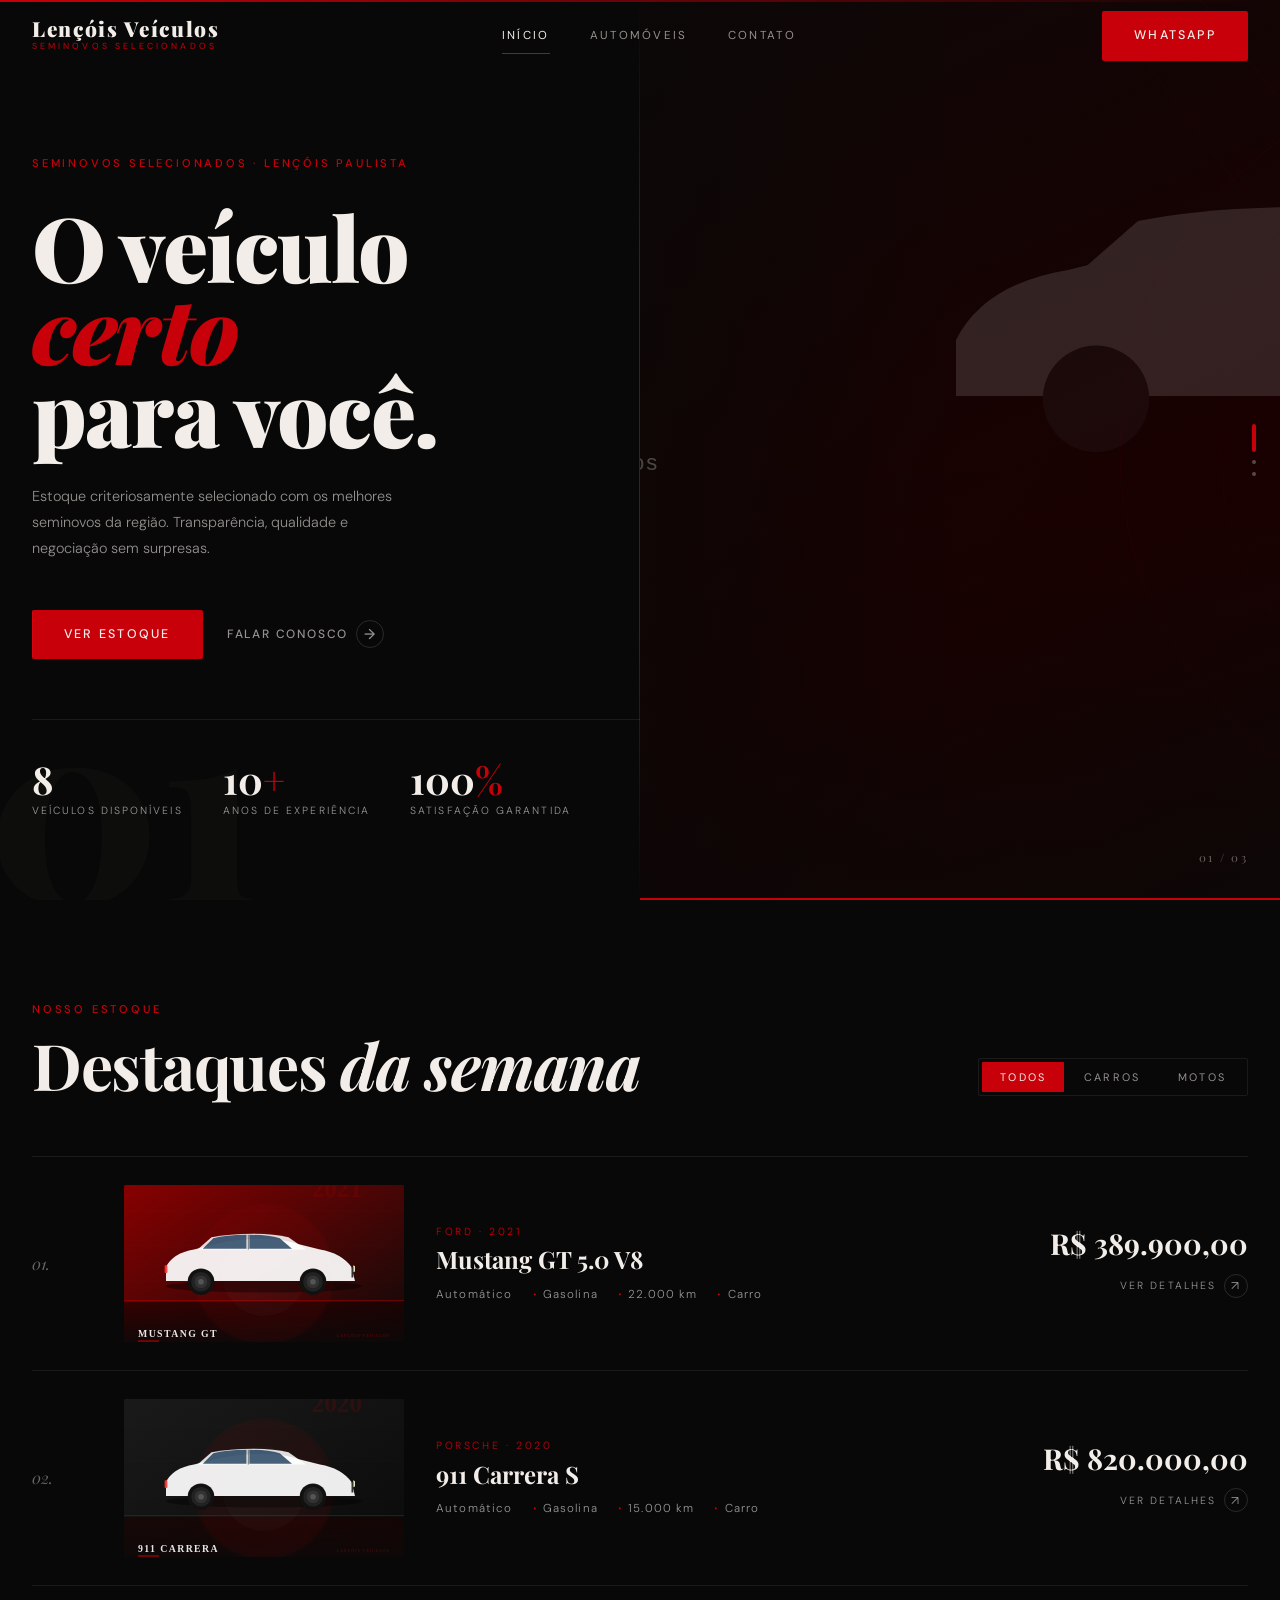
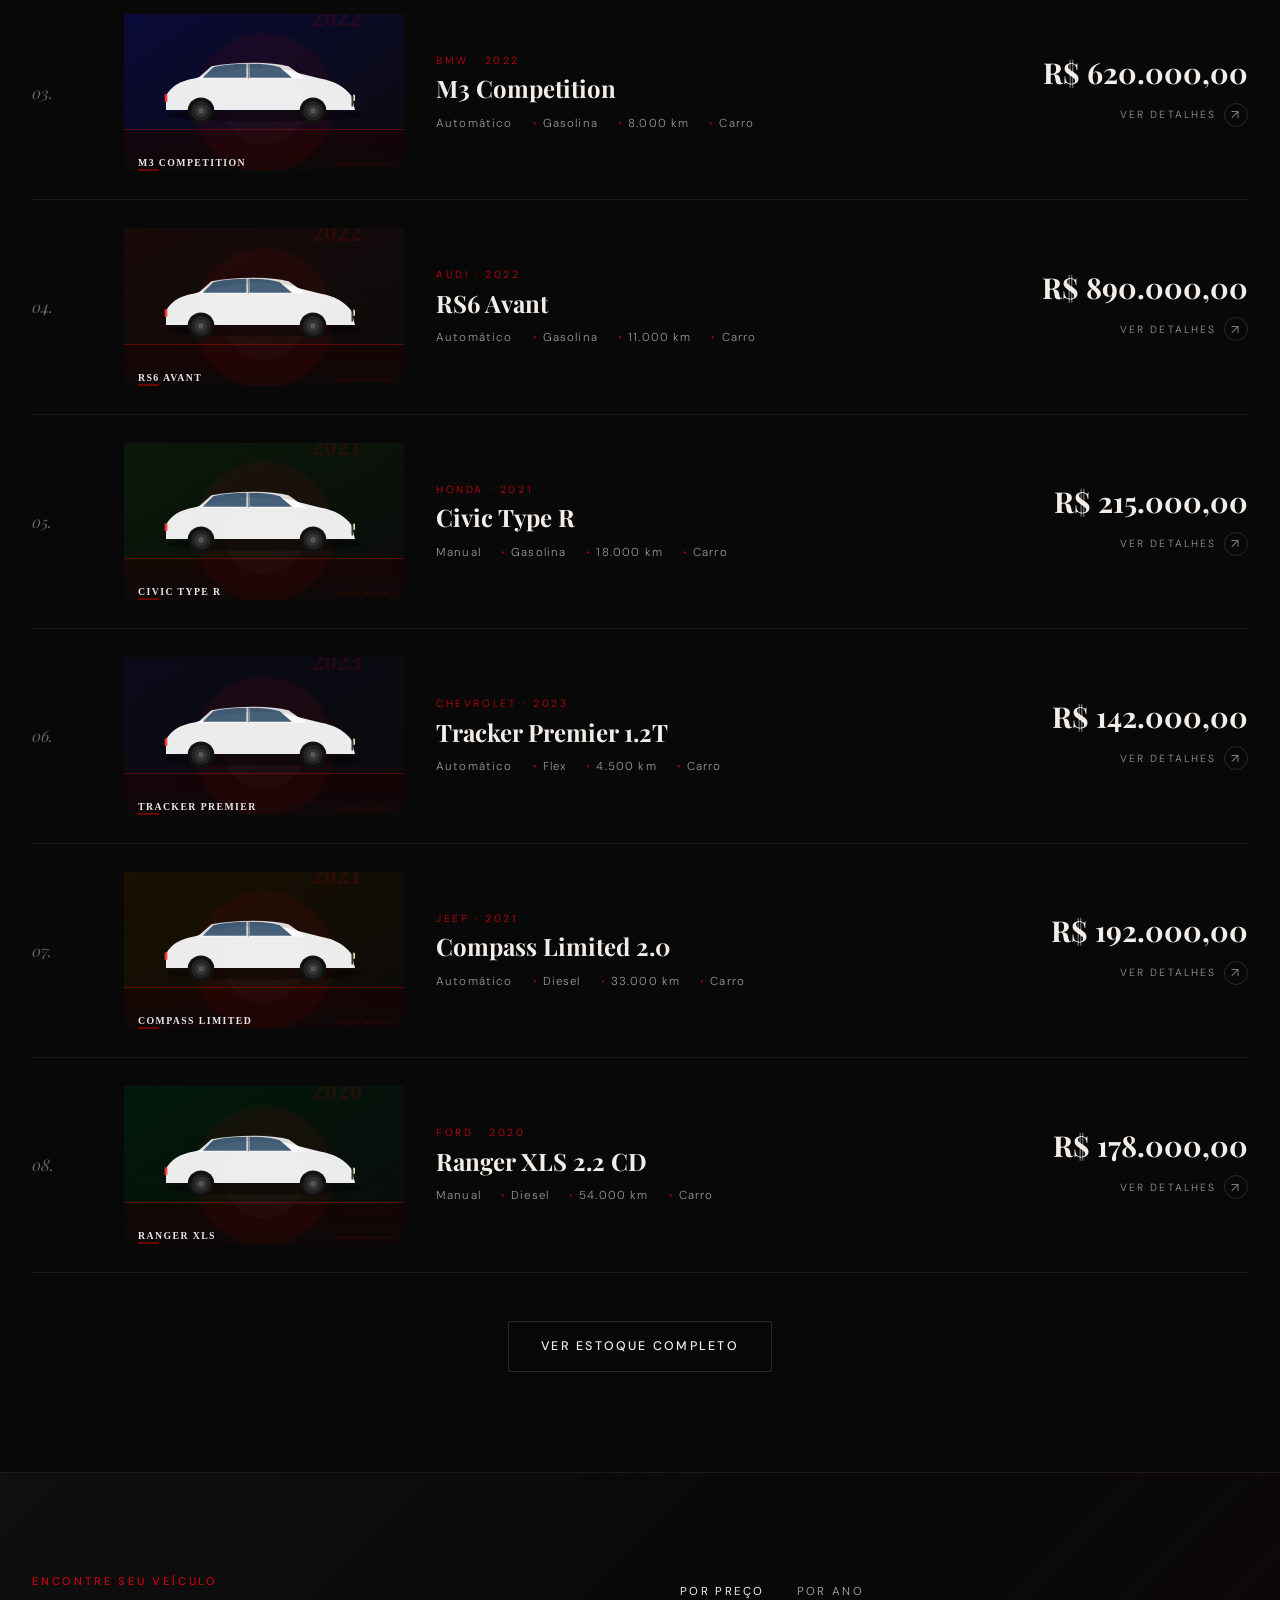
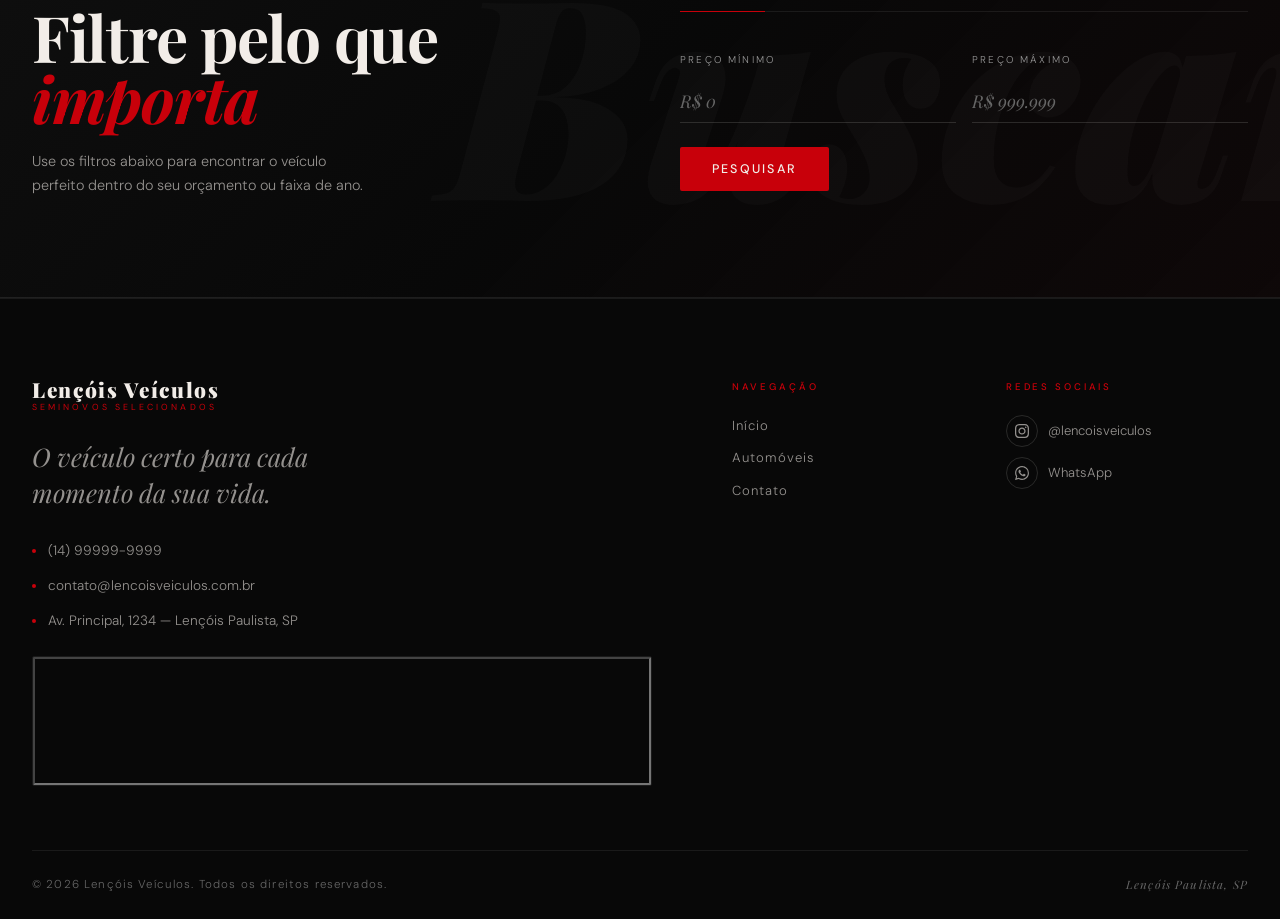
<file: index.html>
<!DOCTYPE html>
<html lang="pt-BR">
<head>
  <meta charset="UTF-8">
  <meta name="viewport" content="width=device-width, initial-scale=1.0">
  <title>Lençóis Veículos — Seminovos Selecionados</title>
  <meta name="description" content="Lençóis Veículos — Os melhores seminovos de Lençóis Paulista, SP. Qualidade e elegância em cada negócio.">
  <link rel="stylesheet" href="css/style.css">
</head>
<body>

<div id="header-placeholder"></div>

<!-- ════════════ HERO SPLIT ════════════ -->
<section class="hero">

  <!-- Lado Esquerdo — Texto -->
  <div class="hero-left">
    <!-- Número decorativo -->
    <div class="hero-deco-num" aria-hidden="true">01</div>

    <div class="hero-eyebrow eyebrow fade-left">Seminovos Selecionados · Lençóis Paulista</div>

    <h1 class="display-xl hero-title fade-left" style="transition-delay:0.1s">
      O veículo<br>
      <em class="italic red">certo</em><br>
      para você.
    </h1>

    <p class="hero-subtitle fade-left" style="transition-delay:0.2s">
      Estoque criteriosamente selecionado com os melhores seminovos da região. Transparência, qualidade e negociação sem surpresas.
    </p>

    <div class="hero-actions fade-left" style="transition-delay:0.3s">
      <a href="carros.html" class="btn btn-primary"><span>Ver estoque</span></a>
      <a href="contato.html" class="btn-text btn">FALAR CONOSCO <span class="arrow">→</span></a>
    </div>

    <div class="hero-counter fade-left" style="transition-delay:0.4s">
      <div class="hero-counter-item">
        <div class="hero-counter-num" id="counter-veiculos">—</div>
        <div class="hero-counter-label">Veículos disponíveis</div>
      </div>
      <div class="hero-counter-item">
        <div class="hero-counter-num">10<span>+</span></div>
        <div class="hero-counter-label">Anos de experiência</div>
      </div>
      <div class="hero-counter-item">
        <div class="hero-counter-num">100<span>%</span></div>
        <div class="hero-counter-label">Satisfação garantida</div>
      </div>
    </div>
  </div>

  <!-- Lado Direito — Slider -->
  <div class="hero-right">
    <div class="hero-slide active" data-index="0">
      <img class="hero-slide-img" src="imgs/imgs-home/slide1.svg" alt="Slide 1">
      <div class="hero-slide-overlay"></div>
    </div>
    <div class="hero-slide" data-index="1">
      <img class="hero-slide-img" src="imgs/imgs-home/slide2.svg" alt="Slide 2">
      <div class="hero-slide-overlay"></div>
    </div>
    <div class="hero-slide" data-index="2">
      <img class="hero-slide-img" src="imgs/imgs-home/slide3.svg" alt="Slide 3">
      <div class="hero-slide-overlay"></div>
    </div>

    <div class="hero-slide-num" id="slide-num">01 / 03</div>
    <nav class="hero-nav">
      <button class="hero-dot active" data-dot="0"></button>
      <button class="hero-dot" data-dot="1"></button>
      <button class="hero-dot" data-dot="2"></button>
    </nav>
    <div class="hero-progress"><div class="hero-progress-bar" id="progress-bar"></div></div>
  </div>

</section>

<!-- ════════════ ESTOQUE DESTAQUES ════════════ -->
<section class="stock-section">
  <div class="container">
    <div class="stock-header">
      <div class="fade-up">
        <div class="eyebrow" style="margin-bottom:16px">Nosso Estoque</div>
        <h2 class="display-lg">Destaques <em class="italic">da semana</em></h2>
      </div>
      <div class="stock-filters fade-up">
        <button class="stock-filter-btn active" data-type="todos">Todos</button>
        <button class="stock-filter-btn" data-type="Carro">Carros</button>
        <button class="stock-filter-btn" data-type="Moto">Motos</button>
      </div>
    </div>

    <div class="vehicles-list" id="vehicles-list">
      <div style="padding:60px 0;text-align:center;color:var(--gray)">Carregando...</div>
    </div>

    <div class="stock-more fade-up">
      <a href="carros.html" class="btn btn-ghost">Ver estoque completo</a>
    </div>
  </div>
</section>

<!-- ════════════ BUSCA ════════════ -->
<section class="search-section">
  <div class="search-deco" aria-hidden="true">Buscar</div>
  <div class="container search-inner">
    <div class="search-lead">

      <div class="fade-left">
        <div class="eyebrow" style="margin-bottom:16px">Encontre seu veículo</div>
        <h2 class="display-lg">Filtre pelo que<br><em class="italic red">importa</em></h2>
        <p style="color:var(--cream-dim);margin-top:20px;max-width:340px;font-size:0.9rem">
          Use os filtros abaixo para encontrar o veículo perfeito dentro do seu orçamento ou faixa de ano.
        </p>
      </div>

      <div class="fade-up">
        <nav class="search-tabs-nav">
          <button class="search-tab-btn active" data-panel="preco">Por Preço</button>
          <button class="search-tab-btn" data-panel="ano">Por Ano</button>
        </nav>

        <!-- Painel Preço -->
        <div class="search-panel active" id="panel-preco">
          <div class="search-fields">
            <div class="search-field">
              <label>Preço mínimo</label>
              <input type="number" id="preco-min" placeholder="R$ 0">
            </div>
            <div class="search-field">
              <label>Preço máximo</label>
              <input type="number" id="preco-max" placeholder="R$ 999.999">
            </div>
          </div>
          <button class="btn btn-primary" id="btn-preco">
            <span>Pesquisar</span>
          </button>
        </div>

        <!-- Painel Ano -->
        <div class="search-panel" id="panel-ano">
          <div class="search-fields">
            <div class="search-field">
              <label>Ano mínimo</label>
              <input type="number" id="ano-min" placeholder="2015">
            </div>
            <div class="search-field">
              <label>Ano máximo</label>
              <input type="number" id="ano-max" placeholder="2024">
            </div>
          </div>
          <button class="btn btn-primary" id="btn-ano">
            <span>Pesquisar</span>
          </button>
        </div>
      </div>

    </div>
  </div>
</section>

<div id="footer-placeholder"></div>

<script src="js/components.js"></script>
<script src="js/utils.js"></script>
<script>
// ── SLIDER ──────────────────────────
(function() {
  const slides = document.querySelectorAll('.hero-slide');
  const dots   = document.querySelectorAll('.hero-dot');
  const bar    = document.getElementById('progress-bar');
  const num    = document.getElementById('slide-num');
  let current  = 0, timer, barTimer;

  function goTo(n) {
    slides[current].classList.remove('active');
    dots[current].classList.remove('active');
    current = (n + slides.length) % slides.length;
    slides[current].classList.add('active');
    dots[current].classList.add('active');
    if (num) num.textContent = String(current+1).padStart(2,'0') + ' / 0' + slides.length;
    // Reset progress bar
    if (bar) { bar.style.transition = 'none'; bar.style.width = '0%'; requestAnimationFrame(() => { bar.style.transition = 'width 6s linear'; bar.style.width = '100%'; }); }
  }

  function start() {
    if (bar) { bar.style.transition = 'width 6s linear'; bar.style.width = '100%'; }
    timer = setInterval(() => goTo(current + 1), 6000);
  }
  function reset() { clearInterval(timer); goTo(current); start(); }

  dots.forEach(d => d.addEventListener('click', () => { goTo(+d.dataset.dot); reset(); }));
  start();
  goTo(0);
})();

// ── SEARCH TABS ──────────────────────
document.querySelectorAll('.search-tab-btn').forEach(btn => {
  btn.addEventListener('click', () => {
    document.querySelectorAll('.search-tab-btn').forEach(b => b.classList.remove('active'));
    document.querySelectorAll('.search-panel').forEach(p => p.classList.remove('active'));
    btn.classList.add('active');
    document.getElementById('panel-' + btn.dataset.panel)?.classList.add('active');
  });
});

document.getElementById('btn-preco')?.addEventListener('click', () => {
  const p = new URLSearchParams();
  const mn = document.getElementById('preco-min').value;
  const mx = document.getElementById('preco-max').value;
  if (mn) p.set('precoMin', mn);
  if (mx) p.set('precoMax', mx);
  window.location.href = 'carros.html?' + p;
});
document.getElementById('btn-ano')?.addEventListener('click', () => {
  const p = new URLSearchParams();
  const mn = document.getElementById('ano-min').value;
  const mx = document.getElementById('ano-max').value;
  if (mn) p.set('anoMin', mn);
  if (mx) p.set('anoMax', mx);
  window.location.href = 'carros.html?' + p;
});

// ── STOCK ────────────────────────────
let allVehicles = [];
let currentType = 'todos';

function renderStock(type) {
  const list = document.getElementById('vehicles-list');
  const filtered = type === 'todos' ? allVehicles : allVehicles.filter(v => v.tipo === type);
  const slice = filtered.slice(0, 8);
  list.innerHTML = slice.length ? slice.map(renderVehicleRow).join('') : '<div style="padding:60px;text-align:center;color:var(--gray)">Nenhum veículo encontrado.</div>';
  initScrollReveal();
}

document.querySelectorAll('.stock-filter-btn').forEach(btn => {
  btn.addEventListener('click', () => {
    document.querySelectorAll('.stock-filter-btn').forEach(b => b.classList.remove('active'));
    btn.classList.add('active');
    renderStock(btn.dataset.type);
  });
});

loadVehicles().then(data => {
  allVehicles = data;
  const counter = document.getElementById('counter-veiculos');
  if (counter) counter.textContent = data.length;
  renderStock('todos');
});
</script>
</body>
</html>
</file>
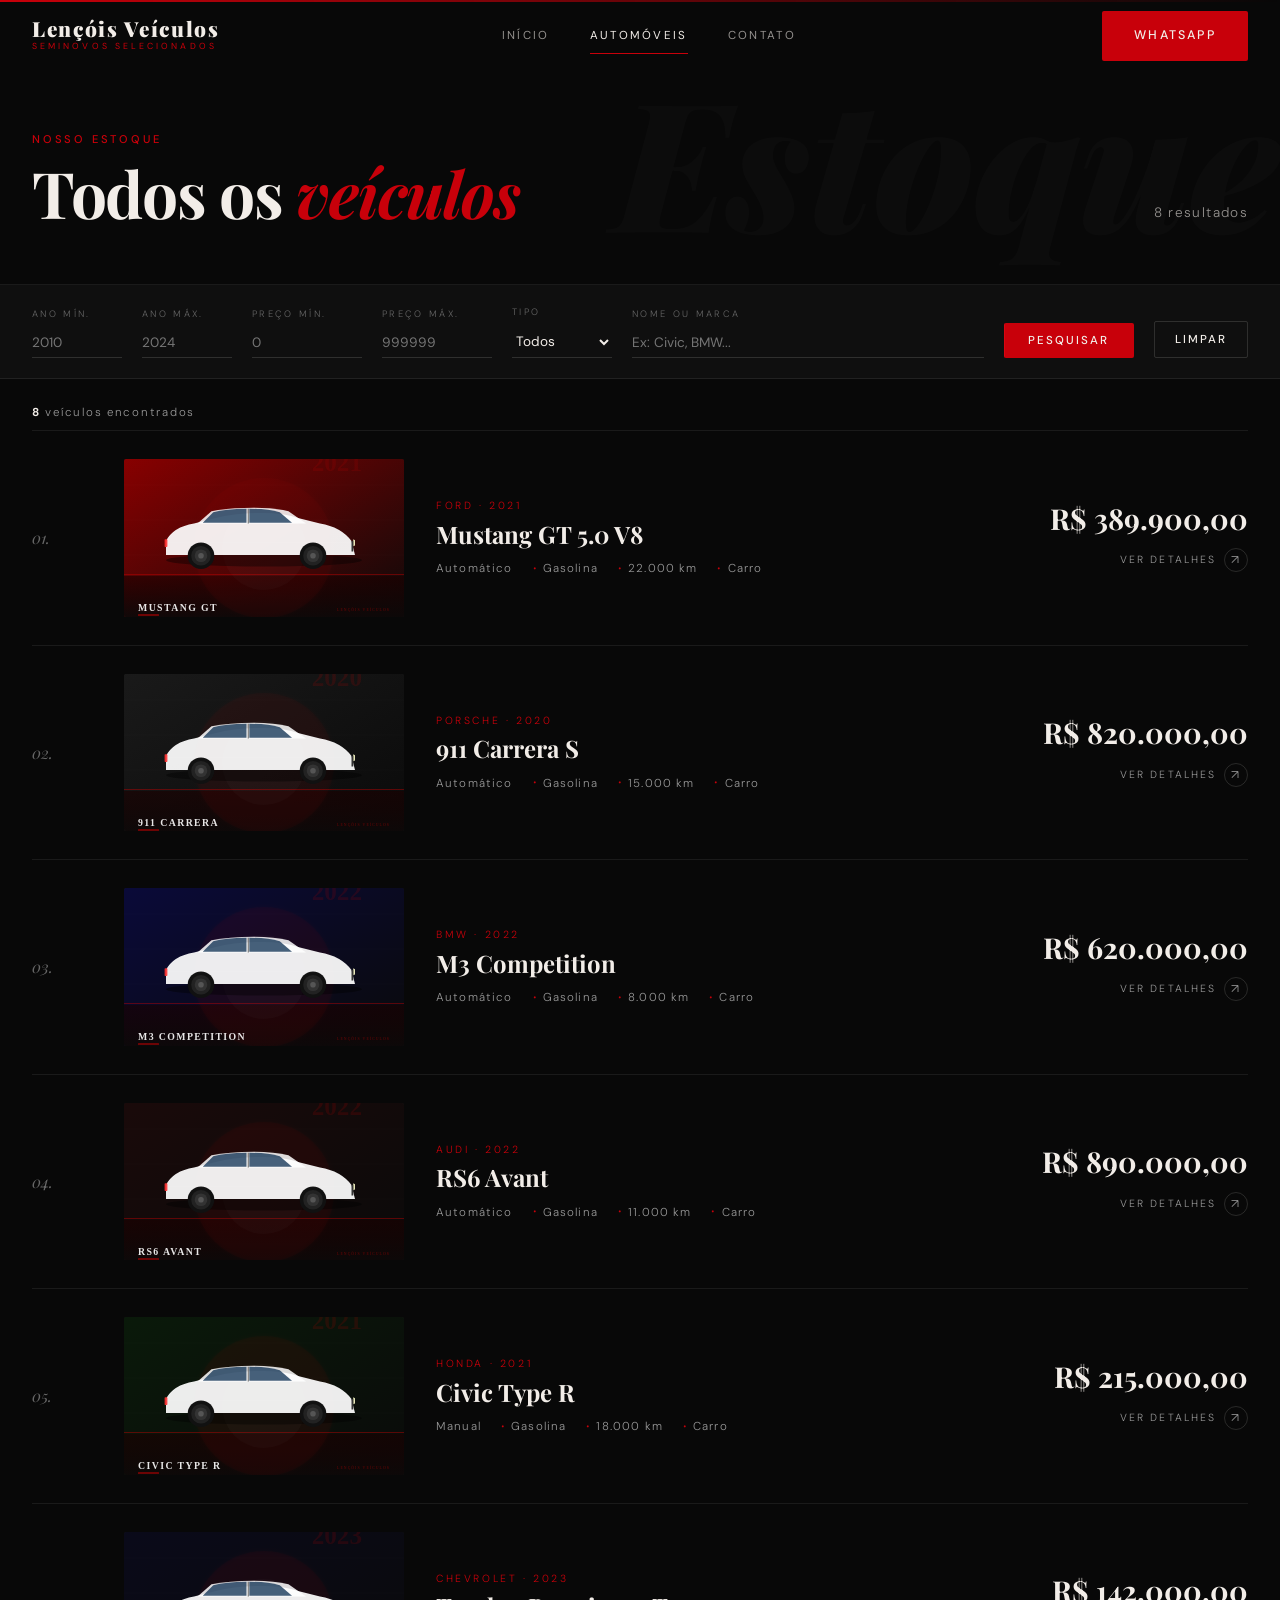
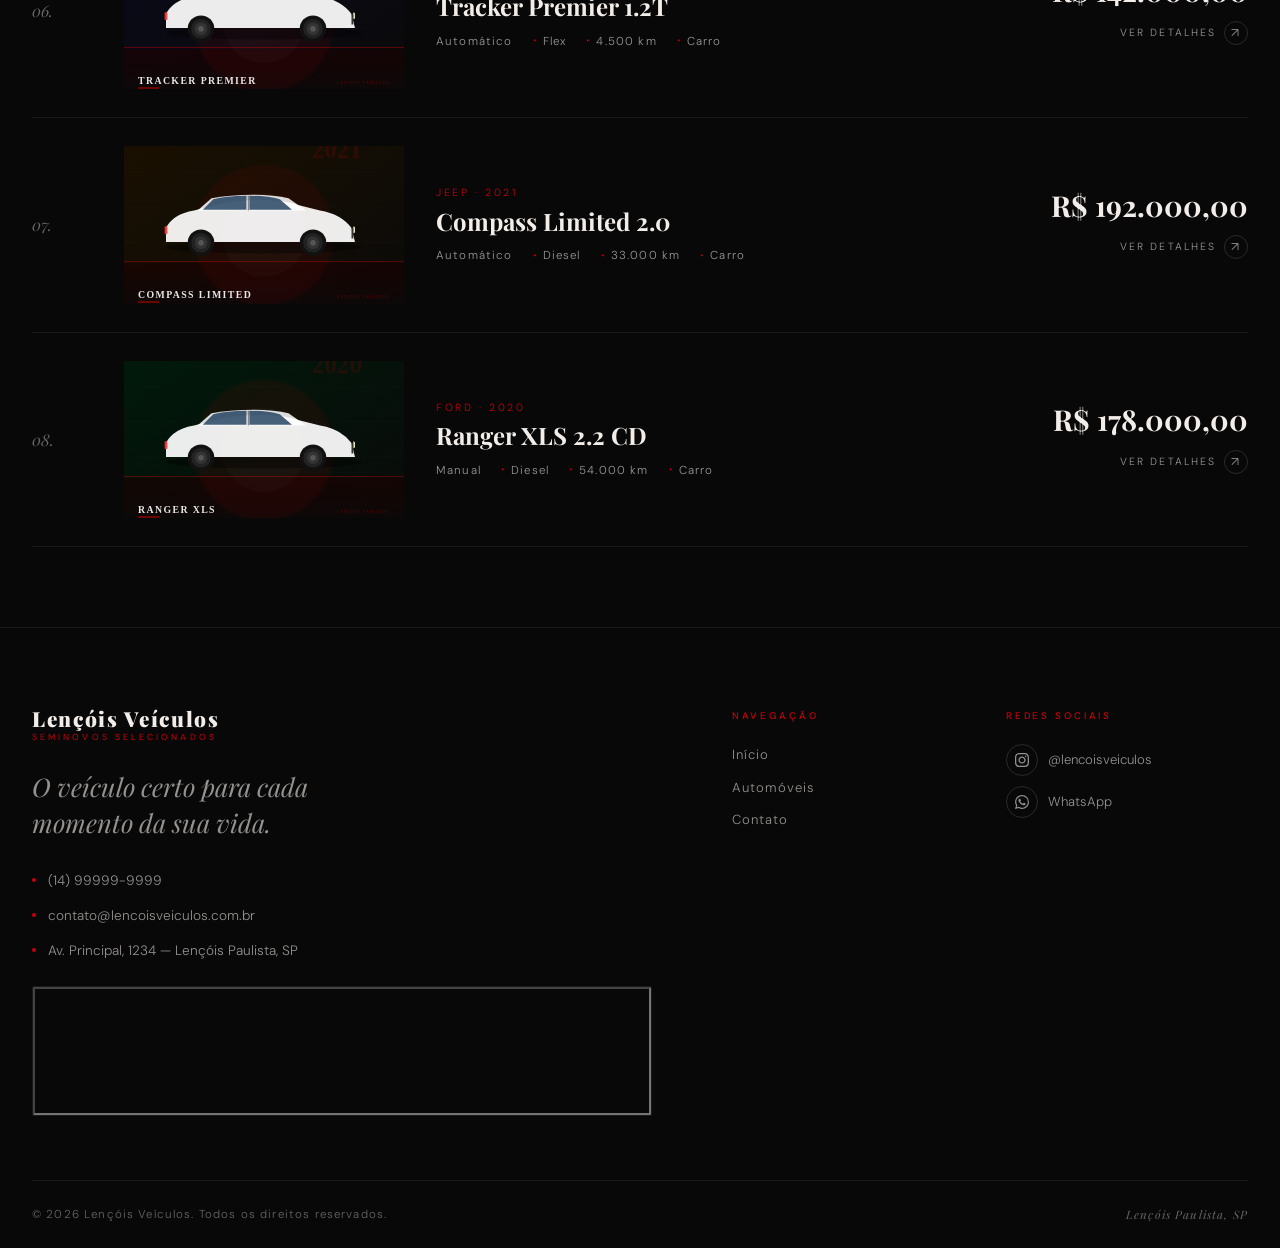
<file: carros.html>
<!DOCTYPE html>
<html lang="pt-BR">
<head>
  <meta charset="UTF-8">
  <meta name="viewport" content="width=device-width, initial-scale=1.0">
  <title>Automóveis — Lençóis Veículos</title>
  <link rel="stylesheet" href="css/style.css">
</head>
<body>

<div id="header-placeholder"></div>

<!-- HERO PAGE -->
<div class="page-header">
  <div class="page-header-deco" aria-hidden="true">Estoque</div>
  <div class="container">
    <div class="page-header-inner">
      <div>
        <div class="eyebrow" style="margin-bottom:14px">Nosso Estoque</div>
        <h1 class="display-lg">Todos os <em class="italic red">veículos</em></h1>
      </div>
      <p id="page-sub" style="color:var(--cream-dim);font-size:0.85rem;letter-spacing:0.1em;text-align:right"></p>
    </div>
  </div>
</div>

<!-- FILTROS -->
<div class="filters-strip">
  <div class="container">
    <form class="filters-inner" id="filters-form">
      <div class="filter-group">
        <label>Ano mín.</label>
        <input type="number" id="f-ano-min" placeholder="2010" style="width:80px">
      </div>
      <div class="filter-group">
        <label>Ano máx.</label>
        <input type="number" id="f-ano-max" placeholder="2024" style="width:80px">
      </div>
      <div class="filter-group">
        <label>Preço mín.</label>
        <input type="number" id="f-preco-min" placeholder="0" style="width:110px">
      </div>
      <div class="filter-group">
        <label>Preço máx.</label>
        <input type="number" id="f-preco-max" placeholder="999999" style="width:110px">
      </div>
      <div class="filter-group">
        <label>Tipo</label>
        <select id="f-tipo" style="width:100px">
          <option value="todos">Todos</option>
          <option value="Carro">Carro</option>
          <option value="Moto">Moto</option>
        </select>
      </div>
      <div class="filter-group filter-name-input">
        <label>Nome ou marca</label>
        <input type="text" id="f-busca" placeholder="Ex: Civic, BMW...">
      </div>
      <button type="submit" class="btn btn-primary" style="padding:10px 24px;font-size:0.72rem"><span>Pesquisar</span></button>
      <button type="button" id="btn-limpar" class="btn btn-ghost" style="padding:10px 20px;font-size:0.72rem">Limpar</button>
    </form>
  </div>
</div>

<!-- RESULTADOS -->
<div class="container">
  <p class="results-count" id="results-count"></p>
  <div class="vehicles-list" id="vehicles-list" style="margin-bottom:80px">
    <div style="padding:60px;text-align:center;color:var(--gray)">Carregando...</div>
  </div>
</div>

<div id="footer-placeholder"></div>

<script src="js/components.js"></script>
<script src="js/utils.js"></script>
<script>
let allVehicles = [];

function applyFilters(vehicles, p) {
  return vehicles.filter(v => {
    if (p.anoMin   && v.ano   < +p.anoMin)   return false;
    if (p.anoMax   && v.ano   > +p.anoMax)   return false;
    if (p.precoMin && v.preco < +p.precoMin) return false;
    if (p.precoMax && v.preco > +p.precoMax) return false;
    if (p.tipo && p.tipo !== 'todos' && v.tipo !== p.tipo) return false;
    if (p.busca) { const q = p.busca.toLowerCase(); if (!v.nome.toLowerCase().includes(q) && !v.marca.toLowerCase().includes(q)) return false; }
    return true;
  });
}
function renderResults(filtered) {
  const list  = document.getElementById('vehicles-list');
  const count = document.getElementById('results-count');
  const sub   = document.getElementById('page-sub');
  const n = filtered.length;
  if (count) count.innerHTML = `<strong>${n}</strong> veículo${n!==1?'s':''} encontrado${n!==1?'s':''}`;
  if (sub)   sub.textContent = `${n} resultado${n!==1?'s':''}`;
  if (!n) {
    list.innerHTML = `<div class="no-results"><div class="no-results-icon">—</div><h3>Nenhum veículo</h3><p>Tente ajustar os filtros</p></div>`;
    return;
  }
  list.innerHTML = filtered.map(renderVehicleRow).join('');
  initScrollReveal();
}
function getFormValues() {
  return { anoMin: document.getElementById('f-ano-min').value.trim(), anoMax: document.getElementById('f-ano-max').value.trim(), precoMin: document.getElementById('f-preco-min').value.trim(), precoMax: document.getElementById('f-preco-max').value.trim(), tipo: document.getElementById('f-tipo').value, busca: document.getElementById('f-busca').value.trim() };
}
function populateFromUrl(p) {
  if (p.anoMin)   document.getElementById('f-ano-min').value   = p.anoMin;
  if (p.anoMax)   document.getElementById('f-ano-max').value   = p.anoMax;
  if (p.precoMin) document.getElementById('f-preco-min').value = p.precoMin;
  if (p.precoMax) document.getElementById('f-preco-max').value = p.precoMax;
  if (p.tipo && p.tipo !== 'todos') document.getElementById('f-tipo').value = p.tipo;
  if (p.busca)    document.getElementById('f-busca').value     = p.busca;
}
document.getElementById('filters-form').addEventListener('submit', e => {
  e.preventDefault();
  const p = getFormValues();
  renderResults(applyFilters(allVehicles, p));
  const up = new URLSearchParams();
  Object.entries(p).forEach(([k,v]) => { if (v && v !== 'todos') up.set(k,v); });
  window.history.replaceState({}, '', 'carros.html' + (up.toString() ? '?' + up : ''));
});
document.getElementById('btn-limpar').addEventListener('click', () => {
  document.getElementById('filters-form').reset();
  renderResults(allVehicles);
  window.history.replaceState({}, '', 'carros.html');
});
loadVehicles().then(data => {
  allVehicles = data;
  const urlP = getUrlParams();
  populateFromUrl(urlP);
  const hasFilter = Object.values(urlP).some(v => v && v !== 'todos');
  renderResults(hasFilter ? applyFilters(allVehicles, urlP) : allVehicles);
});
</script>
</body>
</html>
</file>
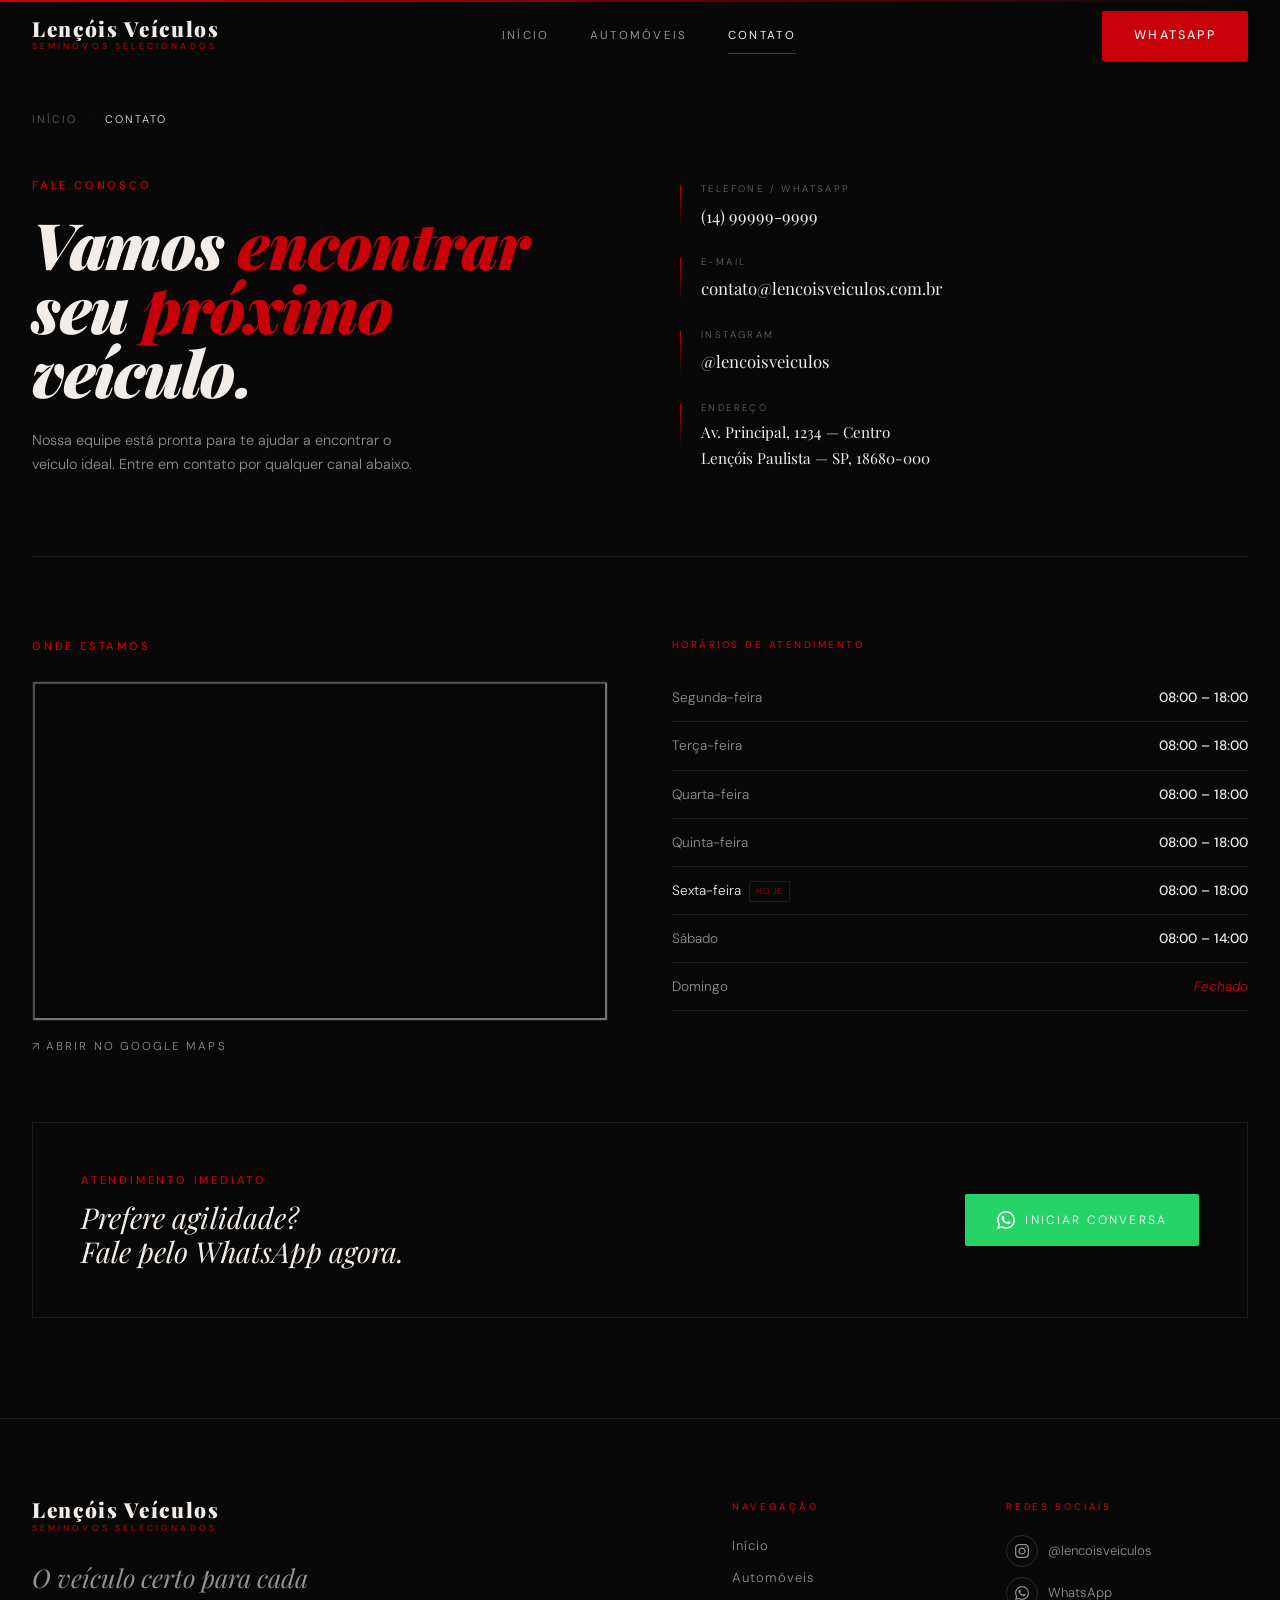
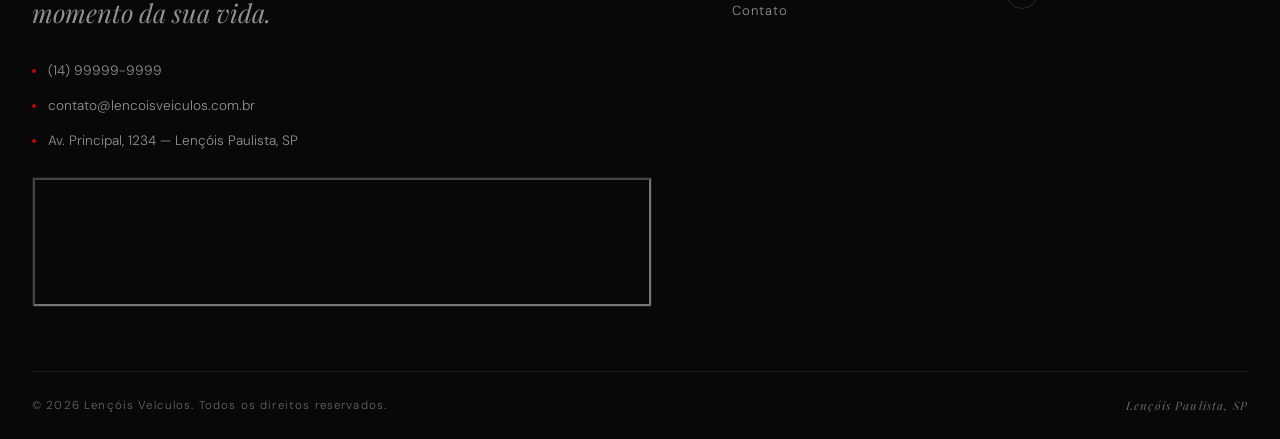
<file: contato.html>
<!DOCTYPE html>
<html lang="pt-BR">
<head>
  <meta charset="UTF-8">
  <meta name="viewport" content="width=device-width, initial-scale=1.0">
  <title>Contato — Lençóis Veículos</title>
  <link rel="stylesheet" href="css/style.css">
</head>
<body>

<div id="header-placeholder"></div>

<main class="contact-page">
  <div class="container">

    <!-- Breadcrumb -->
    <nav class="breadcrumb">
      <a href="index.html">Início</a><span class="sep">·</span>
      <span style="color:var(--cream)">Contato</span>
    </nav>

    <!-- Intro: título grande + dados -->
    <div class="contact-intro fade-up">
      <div>
        <div class="eyebrow" style="margin-bottom:16px">Fale conosco</div>
        <h1 class="contact-brand-title">
          Vamos <em>encontrar</em><br>
          seu <em style="color:var(--red)">próximo</em><br>
          veículo.
        </h1>
        <p style="color:var(--cream-dim);max-width:380px;font-size:0.9rem;margin-top:16px">
          Nossa equipe está pronta para te ajudar a encontrar o veículo ideal. Entre em contato por qualquer canal abaixo.
        </p>
      </div>
      <div class="contact-items">
        <div class="contact-item">
          <div class="contact-item-line"></div>
          <div>
            <div class="contact-item-label">Telefone / WhatsApp</div>
            <a href="https://wa.me/5514999999999" class="contact-item-value" style="display:block;transition:color 0.3s" onmouseover="this.style.color='var(--red)'" onmouseout="this.style.color=''">
              (14) 99999-9999
            </a>
          </div>
        </div>
        <div class="contact-item">
          <div class="contact-item-line"></div>
          <div>
            <div class="contact-item-label">E-mail</div>
            <a href="mailto:contato@lencoisveiculos.com.br" class="contact-item-value" style="display:block;transition:color 0.3s" onmouseover="this.style.color='var(--red)'" onmouseout="this.style.color=''">
              contato@lencoisveiculos.com.br
            </a>
          </div>
        </div>
        <div class="contact-item">
          <div class="contact-item-line"></div>
          <div>
            <div class="contact-item-label">Instagram</div>
            <a href="https://instagram.com/lencoisveiculos" target="_blank" rel="noopener" class="contact-item-value" style="display:block;transition:color 0.3s" onmouseover="this.style.color='var(--red)'" onmouseout="this.style.color=''">
              @lencoisveiculos
            </a>
          </div>
        </div>
        <div class="contact-item">
          <div class="contact-item-line"></div>
          <div>
            <div class="contact-item-label">Endereço</div>
            <div class="contact-item-value" style="font-size:0.95rem">
              Av. Principal, 1234 — Centro<br>
              Lençóis Paulista — SP, 18680-000
            </div>
          </div>
        </div>
      </div>
    </div>

    <!-- Mapa + Horários -->
    <div class="contact-grid fade-up">
      <div>
        <div class="eyebrow" style="margin-bottom:16px">Onde estamos</div>
        <div class="contact-map">
          <iframe
            src="https://www.google.com/maps/embed?pb=!1m18!1m12!1m3!1d3695.0!2d-48.799!3d-22.598!2m3!1f0!2f0!3f0!3m2!1i1024!2i768!4f13.1!3m3!1m2!1s0x0%3A0x0!2zMjLCsDM1JzUyLjgiUyA0OMKwNDcnNTYuNCJX!5e0!3m2!1spt-BR!2sbr!4v1"
            loading="lazy" title="Mapa Lençóis Veículos" referrerpolicy="no-referrer-when-downgrade">
          </iframe>
        </div>
        <a href="https://www.google.com/maps/search/?api=1&query=Av.+Principal+1234+Len%C3%A7%C3%B3is+Paulista+SP"
          target="_blank" rel="noopener" class="maps-link">
          ↗ Abrir no Google Maps
        </a>
      </div>

      <div>
        <div class="eyebrow hours-title">Horários de Atendimento</div>
        <table class="hours-table" id="hours-table"></table>
      </div>
    </div>

    <!-- CTA WhatsApp -->
    <div class="whatsapp-strip fade-up">
      <div class="wpp-text">
        <div class="eyebrow" style="margin-bottom:10px">Atendimento imediato</div>
        <p>Prefere agilidade?<br>Fale pelo WhatsApp agora.</p>
      </div>
      <a href="https://wa.me/5514999999999?text=Ol%C3%A1!%20Gostaria%20de%20mais%20informa%C3%A7%C3%B5es%20sobre%20os%20ve%C3%ADculos%20da%20Len%C3%A7%C3%B3is%20Ve%C3%ADculos."
        target="_blank" rel="noopener" class="btn-wpp">
        <svg width="18" height="18" viewBox="0 0 24 24" fill="currentColor"><path d="M17.472 14.382c-.297-.149-1.758-.867-2.03-.967-.273-.099-.471-.148-.67.15-.197.297-.767.966-.94 1.164-.173.199-.347.223-.644.075-.297-.15-1.255-.463-2.39-1.475-.883-.788-1.48-1.761-1.653-2.059-.173-.297-.018-.458.13-.606.134-.133.298-.347.446-.52.149-.174.198-.298.298-.497.099-.198.05-.371-.025-.52-.075-.149-.669-1.612-.916-2.207-.242-.579-.487-.5-.669-.51-.173-.008-.371-.01-.57-.01-.198 0-.52.074-.792.372-.272.297-1.04 1.016-1.04 2.479 0 1.462 1.065 2.875 1.213 3.074.149.198 2.096 3.2 5.077 4.487.709.306 1.262.489 1.694.625.712.227 1.36.195 1.871.118.571-.085 1.758-.719 2.006-1.413.248-.694.248-1.289.173-1.413-.074-.124-.272-.198-.57-.347m-5.421 7.403h-.004a9.87 9.87 0 01-5.031-1.378l-.361-.214-3.741.982.998-3.648-.235-.374a9.86 9.86 0 01-1.51-5.26c.001-5.45 4.436-9.884 9.888-9.884 2.64 0 5.122 1.03 6.988 2.898a9.825 9.825 0 012.893 6.994c-.003 5.45-4.437 9.884-9.885 9.884m8.413-18.297A11.815 11.815 0 0012.05 0C5.495 0 .16 5.335.157 11.892c0 2.096.547 4.142 1.588 5.945L.057 24l6.305-1.654a11.882 11.882 0 005.683 1.448h.005c6.554 0 11.89-5.335 11.893-11.893a11.821 11.821 0 00-3.48-8.413z"/></svg>
        Iniciar conversa
      </a>
    </div>

  </div>
</main>

<div id="footer-placeholder"></div>

<script src="js/components.js"></script>
<script src="js/utils.js"></script>
<script>
const horarios = [
  ['Segunda-feira', '08:00 – 18:00', false, false],
  ['Terça-feira',   '08:00 – 18:00', false, false],
  ['Quarta-feira',  '08:00 – 18:00', false, false],
  ['Quinta-feira',  '08:00 – 18:00', false, false],
  ['Sexta-feira',   '08:00 – 18:00', false, false],
  ['Sábado',        '08:00 – 14:00', false, true],
  ['Domingo',       'Fechado',       true,  true],
];
const todayMap = [6,0,1,2,3,4,5][new Date().getDay()];
const table = document.getElementById('hours-table');
if (table) {
  table.innerHTML = horarios.map(([dia, h, closed, wknd], i) => `
    <tr class="${closed?'closed':''} ${i===todayMap?'today':''}">
      <td>${dia}${i===todayMap?'<span class="today-tag">Hoje</span>':''}</td>
      <td>${h}</td>
    </tr>`).join('');
}
</script>
</body>
</html>
</file>
<file: css/style.css>
/* ============================================================
   LENÇÓIS VEÍCULOS — CSS PRINCIPAL
   Estilo: Editorial de Luxo — Serif italiana, assimétrico, refinado
   Paleta: Preto #080808 | Vermelho #C8000A | Off-white #F2EDE8
   ============================================================ */

@import url('https://fonts.googleapis.com/css2?family=Playfair+Display:ital,wght@0,400;0,600;0,700;0,900;1,400;1,700&family=DM+Sans:wght@300;400;500&display=swap');

/* ── RESET ── */
*, *::before, *::after { box-sizing: border-box; margin: 0; padding: 0; }

:root {
  --bg:         #080808;
  --bg2:        #0f0f0f;
  --bg3:        #161616;
  --bg4:        #1c1c1c;
  --red:        #C8000A;
  --red-muted:  rgba(200,0,10,0.12);
  --cream:      #F2EDE8;
  --cream-dim:  rgba(242,237,232,0.6);
  --cream-ghost:rgba(242,237,232,0.08);
  --gray:       #666;
  --gray2:      #999;
  --border:     rgba(242,237,232,0.08);
  --border2:    rgba(242,237,232,0.14);
  --font-serif: 'Playfair Display', Georgia, serif;
  --font-sans:  'DM Sans', system-ui, sans-serif;
  --ease:       cubic-bezier(0.25, 0.1, 0.25, 1);
  --ease-out:   cubic-bezier(0, 0, 0.2, 1);
}

html { scroll-behavior: smooth; font-size: 16px; }
body {
  background: var(--bg);
  color: var(--cream);
  font-family: var(--font-sans);
  font-weight: 300;
  line-height: 1.7;
  overflow-x: hidden;
}
a { color: inherit; text-decoration: none; }
img { display: block; max-width: 100%; }
ul { list-style: none; }
button, input, select { font-family: inherit; border: none; background: none; cursor: pointer; }

/* ── SCROLLBAR ── */
::-webkit-scrollbar { width: 4px; }
::-webkit-scrollbar-track { background: var(--bg); }
::-webkit-scrollbar-thumb { background: var(--red); }

/* ── LAYOUT ── */
.container { width: 100%; max-width: 1340px; margin: 0 auto; padding: 0 32px; }
.section { padding: 100px 0; }

/* ── TIPOGRAFIA DISPLAY ── */
.display-xl {
  font-family: var(--font-serif);
  font-size: clamp(3.5rem, 7vw, 7.5rem);
  font-weight: 900;
  line-height: 0.92;
  letter-spacing: -0.02em;
}
.display-lg {
  font-family: var(--font-serif);
  font-size: clamp(2.4rem, 5vw, 5rem);
  font-weight: 700;
  line-height: 0.95;
  letter-spacing: -0.02em;
}
.display-md {
  font-family: var(--font-serif);
  font-size: clamp(1.8rem, 3vw, 2.8rem);
  font-weight: 700;
  line-height: 1.1;
  letter-spacing: -0.01em;
}
.eyebrow {
  font-family: var(--font-sans);
  font-size: 0.7rem;
  font-weight: 500;
  letter-spacing: 0.25em;
  text-transform: uppercase;
  color: var(--red);
}
.italic { font-style: italic; }
.red { color: var(--red); }
.cream { color: var(--cream); }
.dim { color: var(--cream-dim); }

/* ── BOTÕES ── */
.btn {
  display: inline-flex;
  align-items: center;
  gap: 10px;
  font-family: var(--font-sans);
  font-size: 0.78rem;
  font-weight: 500;
  letter-spacing: 0.18em;
  text-transform: uppercase;
  padding: 14px 32px;
  border-radius: 2px;
  transition: all 0.4s var(--ease);
}
.btn-primary {
  background: var(--red);
  color: var(--cream);
  position: relative;
  overflow: hidden;
}
.btn-primary::before {
  content: '';
  position: absolute;
  inset: 0;
  background: #ff1020;
  transform: translateX(-100%);
  transition: transform 0.4s var(--ease-out);
}
.btn-primary:hover::before { transform: translateX(0); }
.btn-primary span, .btn-primary svg { position: relative; z-index: 1; }
.btn-primary:hover { transform: translateY(-1px); box-shadow: 0 12px 32px rgba(200,0,10,0.3); }

.btn-ghost {
  color: var(--cream);
  border: 1px solid var(--border2);
  background: transparent;
}
.btn-ghost:hover {
  border-color: var(--cream);
  background: var(--cream-ghost);
}
.btn-text {
  color: var(--cream-dim);
  padding: 0;
  gap: 8px;
  font-size: 0.75rem;
  letter-spacing: 0.15em;
}
.btn-text .arrow {
  display: inline-flex;
  align-items: center;
  justify-content: center;
  width: 28px; height: 28px;
  border: 1px solid var(--border2);
  border-radius: 50%;
  font-size: 0.9rem;
  transition: all 0.3s var(--ease);
}
.btn-text:hover { color: var(--cream); }
.btn-text:hover .arrow {
  border-color: var(--red);
  background: var(--red);
  transform: translateX(3px);
}

/* ════════════════════════════════════════
   HEADER — minimalista, linha fina no topo
════════════════════════════════════════ */
#header {
  position: fixed;
  top: 0; left: 0; right: 0;
  z-index: 1000;
  transition: all 0.5s var(--ease);
}
/* Linha vermelha no topo */
#header::before {
  content: '';
  display: block;
  height: 2px;
  background: linear-gradient(90deg, var(--red) 0%, transparent 100%);
  transition: opacity 0.4s;
}
#header.scrolled {
  background: rgba(8,8,8,0.96);
  backdrop-filter: blur(20px) saturate(0.8);
  box-shadow: 0 1px 0 var(--border);
}
.header-inner {
  display: flex;
  align-items: center;
  justify-content: space-between;
  height: 68px;
}
.logo-mark {
  display: flex;
  flex-direction: column;
  gap: 1px;
}
.logo-mark .logo-top {
  font-family: var(--font-serif);
  font-size: 1.3rem;
  font-weight: 900;
  letter-spacing: 0.08em;
  line-height: 1;
  color: var(--cream);
}
.logo-mark .logo-sub {
  font-family: var(--font-sans);
  font-size: 0.55rem;
  font-weight: 400;
  letter-spacing: 0.35em;
  text-transform: uppercase;
  color: var(--red);
}

.nav-desktop {
  display: flex;
  align-items: center;
  gap: 0;
}
.nav-desktop a {
  font-family: var(--font-sans);
  font-size: 0.72rem;
  font-weight: 400;
  letter-spacing: 0.2em;
  text-transform: uppercase;
  color: var(--cream-dim);
  padding: 8px 20px;
  position: relative;
  transition: color 0.3s;
}
.nav-desktop a::after {
  content: '';
  position: absolute;
  bottom: 0; left: 20px; right: 20px;
  height: 1px;
  background: var(--red);
  transform: scaleX(0);
  transform-origin: left;
  transition: transform 0.4s var(--ease-out);
}
.nav-desktop a:hover, .nav-desktop a.active { color: var(--cream); }
.nav-desktop a:hover::after, .nav-desktop a.active::after { transform: scaleX(1); }

.nav-cta {
  margin-left: 24px;
}
.nav-toggle {
  display: none;
  flex-direction: column;
  gap: 6px;
  padding: 8px;
}
.nav-toggle span {
  display: block;
  width: 22px; height: 1px;
  background: var(--cream);
  transition: all 0.3s var(--ease);
}
.nav-toggle.open span:nth-child(1) { transform: translateY(7px) rotate(45deg); }
.nav-toggle.open span:nth-child(2) { opacity: 0; transform: translateX(-8px); }
.nav-toggle.open span:nth-child(3) { transform: translateY(-7px) rotate(-45deg); }
.nav-mobile {
  display: none;
  background: var(--bg2);
  border-top: 1px solid var(--border);
  padding: 24px 32px 32px;
  flex-direction: column;
  gap: 0;
}
.nav-mobile.open { display: flex; }
.nav-mobile a {
  font-size: 0.8rem;
  letter-spacing: 0.2em;
  text-transform: uppercase;
  color: var(--cream-dim);
  padding: 14px 0;
  border-bottom: 1px solid var(--border);
  transition: color 0.3s;
}
.nav-mobile a:hover, .nav-mobile a.active { color: var(--cream); }

/* ════════════════════════════════════════
   FOOTER
════════════════════════════════════════ */
#footer {
  border-top: 1px solid var(--border);
  padding: 80px 0 0;
  margin-top: 0;
}
.footer-top {
  display: grid;
  grid-template-columns: 1.2fr 1fr;
  gap: 80px;
  padding-bottom: 64px;
  border-bottom: 1px solid var(--border);
}
.footer-brand .logo-mark { margin-bottom: 24px; }
.footer-tagline {
  font-family: var(--font-serif);
  font-size: 1.6rem;
  font-style: italic;
  font-weight: 400;
  color: var(--cream-dim);
  line-height: 1.4;
  max-width: 380px;
  margin-bottom: 28px;
}
.footer-contact-row {
  display: flex;
  align-items: center;
  gap: 12px;
  margin-bottom: 12px;
  font-size: 0.85rem;
  color: var(--cream-dim);
}
.footer-contact-row .dot {
  width: 4px; height: 4px;
  border-radius: 50%;
  background: var(--red);
  flex-shrink: 0;
}
.footer-right {
  display: grid;
  grid-template-columns: 1fr 1fr;
  gap: 32px;
  align-content: start;
}
.footer-col-label {
  font-size: 0.6rem;
  letter-spacing: 0.3em;
  text-transform: uppercase;
  color: var(--red);
  margin-bottom: 20px;
  font-weight: 500;
}
.footer-links {
  display: flex;
  flex-direction: column;
  gap: 10px;
}
.footer-links a {
  font-size: 0.82rem;
  color: var(--cream-dim);
  letter-spacing: 0.08em;
  transition: color 0.3s;
}
.footer-links a:hover { color: var(--cream); }
.footer-social {
  display: flex;
  flex-direction: column;
  gap: 10px;
}
.footer-social a {
  display: flex;
  align-items: center;
  gap: 10px;
  font-size: 0.82rem;
  color: var(--cream-dim);
  transition: color 0.3s;
}
.footer-social a:hover { color: var(--red); }
.footer-social-icon {
  width: 32px; height: 32px;
  border: 1px solid var(--border2);
  border-radius: 50%;
  display: flex; align-items: center; justify-content: center;
  font-size: 0.9rem;
  flex-shrink: 0;
  transition: all 0.3s;
}
.footer-social a:hover .footer-social-icon {
  border-color: var(--red);
  background: var(--red-muted);
}
.footer-map-embed {
  margin-top: 24px;
  border-radius: 2px;
  overflow: hidden;
  border: 1px solid var(--border);
  height: 130px;
}
.footer-map-embed iframe { width: 100%; height: 100%; filter: grayscale(1) brightness(0.5) contrast(1.2); }
.footer-bottom {
  display: flex;
  align-items: center;
  justify-content: space-between;
  gap: 16px;
  padding: 24px 0;
}
.footer-bottom p {
  font-size: 0.72rem;
  letter-spacing: 0.1em;
  color: var(--gray);
}

/* ════════════════════════════════════════
   HERO — split layout assimétrico
════════════════════════════════════════ */
.hero {
  min-height: 100svh;
  display: grid;
  grid-template-columns: 1fr 1fr;
  position: relative;
  overflow: hidden;
}
/* Lado esquerdo — texto */
.hero-left {
  display: flex;
  flex-direction: column;
  justify-content: flex-end;
  padding: 120px 0 80px 32px;
  position: relative;
  z-index: 2;
}
.hero-left::after {
  content: '';
  position: absolute;
  top: 0; right: 0; bottom: 0;
  width: 1px;
  background: linear-gradient(180deg, transparent, var(--border2) 30%, var(--border2) 70%, transparent);
}
.hero-eyebrow { margin-bottom: 32px; }
.hero-title { margin-bottom: 32px; }
.hero-subtitle {
  font-size: 0.9rem;
  color: var(--cream-dim);
  max-width: 380px;
  line-height: 1.8;
  margin-bottom: 48px;
}
.hero-actions { display: flex; align-items: center; gap: 24px; }
.hero-counter {
  display: flex;
  gap: 40px;
  margin-top: 60px;
  padding-top: 40px;
  border-top: 1px solid var(--border);
}
.hero-counter-item {}
.hero-counter-num {
  font-family: var(--font-serif);
  font-size: 2.4rem;
  font-weight: 700;
  color: var(--cream);
  line-height: 1;
  margin-bottom: 4px;
}
.hero-counter-num span { color: var(--red); }
.hero-counter-label {
  font-size: 0.65rem;
  letter-spacing: 0.2em;
  text-transform: uppercase;
  color: var(--gray2);
}

/* Lado direito — slider */
.hero-right {
  position: relative;
  overflow: hidden;
}
.hero-slide {
  position: absolute;
  inset: 0;
  opacity: 0;
  transition: opacity 1s var(--ease);
}
.hero-slide.active { opacity: 1; }
.hero-slide-img {
  width: 100%; height: 100%;
  object-fit: cover;
  transform: scale(1.06);
  transition: transform 8s var(--ease);
}
.hero-slide.active .hero-slide-img { transform: scale(1); }
.hero-slide-overlay {
  position: absolute;
  inset: 0;
  background: linear-gradient(90deg, rgba(8,8,8,0.5) 0%, transparent 50%),
              linear-gradient(180deg, transparent 50%, rgba(8,8,8,0.4) 100%);
}
/* Número do slide no canto */
.hero-slide-num {
  position: absolute;
  bottom: 32px;
  right: 32px;
  font-family: var(--font-serif);
  font-size: 0.72rem;
  letter-spacing: 0.2em;
  color: rgba(242,237,232,0.4);
  z-index: 5;
}
/* Barra de progresso slider */
.hero-progress {
  position: absolute;
  left: 0; right: 0;
  bottom: 0;
  height: 2px;
  background: var(--border);
  z-index: 10;
}
.hero-progress-bar {
  height: 100%;
  background: var(--red);
  width: 0%;
  transition: width 6s linear;
}
/* Navegação slider */
.hero-nav {
  position: absolute;
  top: 50%;
  transform: translateY(-50%);
  right: 24px;
  z-index: 10;
  display: flex;
  flex-direction: column;
  gap: 8px;
}
.hero-dot {
  width: 4px;
  height: 4px;
  border-radius: 50%;
  background: rgba(242,237,232,0.3);
  cursor: pointer;
  border: none;
  transition: all 0.3s;
}
.hero-dot.active {
  height: 28px;
  border-radius: 2px;
  background: var(--red);
}

/* Número decorativo grande */
.hero-deco-num {
  position: absolute;
  bottom: -0.1em;
  left: -0.05em;
  font-family: var(--font-serif);
  font-size: clamp(12rem, 20vw, 22rem);
  font-weight: 900;
  color: rgba(242,237,232,0.025);
  line-height: 1;
  pointer-events: none;
  user-select: none;
  z-index: 1;
}

/* ════════════════════════════════════════
   SEÇÃO ESTOQUE — layout editorial com números de índice
════════════════════════════════════════ */
.stock-section {
  padding: 100px 0;
}
.stock-header {
  display: grid;
  grid-template-columns: 1fr auto;
  align-items: end;
  margin-bottom: 60px;
  gap: 24px;
}
.stock-filters {
  display: flex;
  gap: 2px;
  border: 1px solid var(--border);
  border-radius: 2px;
  overflow: hidden;
  padding: 3px;
}
.stock-filter-btn {
  font-size: 0.68rem;
  letter-spacing: 0.2em;
  text-transform: uppercase;
  padding: 8px 18px;
  color: var(--cream-dim);
  border-radius: 1px;
  transition: all 0.3s;
}
.stock-filter-btn.active {
  background: var(--red);
  color: var(--cream);
}
.stock-filter-btn:hover:not(.active) { color: var(--cream); }

/* Grid de veículos — estilo editorial com índice */
.vehicles-list {
  display: flex;
  flex-direction: column;
  gap: 0;
  border-top: 1px solid var(--border);
}
.vehicle-row {
  display: grid;
  grid-template-columns: 60px 280px 1fr auto;
  align-items: center;
  gap: 32px;
  padding: 28px 0;
  border-bottom: 1px solid var(--border);
  cursor: pointer;
  position: relative;
  transition: background 0.3s;
}
.vehicle-row::before {
  content: '';
  position: absolute;
  left: -32px; right: -32px;
  top: 0; bottom: 0;
  background: var(--bg2);
  opacity: 0;
  transition: opacity 0.3s;
  z-index: 0;
}
.vehicle-row:hover::before { opacity: 1; }
.vehicle-row > * { position: relative; z-index: 1; }

.row-index {
  font-family: var(--font-serif);
  font-size: 1rem;
  font-weight: 400;
  font-style: italic;
  color: var(--gray);
}
.row-img {
  aspect-ratio: 16/9;
  overflow: hidden;
  border-radius: 2px;
  background: var(--bg3);
}
.row-img img {
  width: 100%; height: 100%;
  object-fit: cover;
  transition: transform 0.6s var(--ease);
}
.vehicle-row:hover .row-img img { transform: scale(1.06); }
.row-info {}
.row-brand {
  font-size: 0.65rem;
  letter-spacing: 0.25em;
  text-transform: uppercase;
  color: var(--red);
  margin-bottom: 6px;
}
.row-name {
  font-family: var(--font-serif);
  font-size: 1.5rem;
  font-weight: 700;
  color: var(--cream);
  line-height: 1.1;
  margin-bottom: 12px;
}
.row-specs {
  display: flex;
  gap: 20px;
  flex-wrap: wrap;
}
.row-spec {
  font-size: 0.72rem;
  letter-spacing: 0.1em;
  color: var(--gray2);
  display: flex;
  align-items: center;
  gap: 5px;
}
.row-spec::before {
  content: '·';
  color: var(--red);
  font-size: 1.2rem;
  line-height: 0;
}
.row-spec:first-child::before { display: none; }
.row-right {
  text-align: right;
  min-width: 200px;
}
.row-price {
  font-family: var(--font-serif);
  font-size: 1.8rem;
  font-weight: 700;
  color: var(--cream);
  line-height: 1;
  margin-bottom: 12px;
}
.row-cta {
  display: inline-flex;
  align-items: center;
  gap: 8px;
  font-size: 0.65rem;
  letter-spacing: 0.2em;
  text-transform: uppercase;
  color: var(--gray2);
  transition: color 0.3s;
}
.vehicle-row:hover .row-cta { color: var(--red); }
.row-arrow {
  display: inline-flex;
  align-items: center;
  justify-content: center;
  width: 24px; height: 24px;
  border: 1px solid var(--border2);
  border-radius: 50%;
  font-size: 0.8rem;
  transition: all 0.3s;
}
.vehicle-row:hover .row-arrow {
  border-color: var(--red);
  background: var(--red);
  color: var(--cream);
  transform: rotate(-45deg);
}

.stock-more {
  padding-top: 48px;
  display: flex;
  justify-content: center;
}

/* ════════════════════════════════════════
   SEÇÃO BUSCA — grande, imersiva
════════════════════════════════════════ */
.search-section {
  padding: 100px 0;
  position: relative;
  overflow: hidden;
}
.search-section::before {
  content: '';
  position: absolute;
  inset: 0;
  background: linear-gradient(135deg, var(--bg2) 0%, var(--bg) 50%, rgba(200,0,10,0.03) 100%);
  border-top: 1px solid var(--border);
  border-bottom: 1px solid var(--border);
}
.search-deco {
  position: absolute;
  right: -100px;
  top: 50%;
  transform: translateY(-50%);
  font-family: var(--font-serif);
  font-size: 280px;
  font-weight: 900;
  font-style: italic;
  color: rgba(242,237,232,0.018);
  pointer-events: none;
  user-select: none;
  white-space: nowrap;
}
.search-inner { position: relative; z-index: 1; }
.search-lead {
  display: grid;
  grid-template-columns: 1fr 1fr;
  gap: 80px;
  align-items: start;
}
.search-tabs-nav {
  display: flex;
  gap: 0;
  margin-bottom: 40px;
  border-bottom: 1px solid var(--border);
}
.search-tab-btn {
  font-size: 0.72rem;
  letter-spacing: 0.2em;
  text-transform: uppercase;
  color: var(--gray2);
  padding: 12px 0;
  margin-right: 32px;
  border-bottom: 1px solid transparent;
  margin-bottom: -1px;
  transition: all 0.3s;
}
.search-tab-btn.active {
  color: var(--cream);
  border-bottom-color: var(--red);
}
.search-panel { display: none; }
.search-panel.active { display: block; }
.search-fields {
  display: flex;
  gap: 16px;
  margin-bottom: 24px;
  flex-wrap: wrap;
}
.search-field {
  flex: 1;
  min-width: 140px;
}
.search-field label {
  display: block;
  font-size: 0.62rem;
  letter-spacing: 0.22em;
  text-transform: uppercase;
  color: var(--gray2);
  margin-bottom: 10px;
}
.search-field input {
  width: 100%;
  background: transparent;
  border-bottom: 1px solid var(--border2);
  color: var(--cream);
  padding: 10px 0;
  font-size: 1.1rem;
  font-family: var(--font-serif);
  transition: border-color 0.3s;
}
.search-field input:focus { outline: none; border-bottom-color: var(--red); }
.search-field input::placeholder { color: var(--gray); font-style: italic; }

/* ════════════════════════════════════════
   PÁGINA CARROS (listagem completa)
════════════════════════════════════════ */
.page-header {
  padding: 130px 0 60px;
  border-bottom: 1px solid var(--border);
  position: relative;
  overflow: hidden;
}
.page-header-deco {
  position: absolute;
  right: 0; bottom: -0.15em;
  font-family: var(--font-serif);
  font-size: 180px;
  font-weight: 900;
  font-style: italic;
  color: rgba(242,237,232,0.02);
  pointer-events: none;
}
.page-header-inner {
  display: grid;
  grid-template-columns: 1fr auto;
  align-items: end;
  gap: 24px;
  position: relative;
  z-index: 1;
}

/* Filtros página carros */
.filters-strip {
  background: var(--bg2);
  border-bottom: 1px solid var(--border);
  padding: 20px 0;
  position: sticky;
  top: 70px;
  z-index: 100;
}
.filters-inner {
  display: flex;
  gap: 20px;
  align-items: flex-end;
  flex-wrap: wrap;
}
.filter-group {
  display: flex;
  flex-direction: column;
  gap: 5px;
}
.filter-group label {
  font-size: 0.58rem;
  letter-spacing: 0.25em;
  text-transform: uppercase;
  color: var(--gray);
}
.filter-group input,
.filter-group select {
  background: transparent;
  border-bottom: 1px solid var(--border2);
  color: var(--cream);
  padding: 6px 0;
  font-size: 0.85rem;
  min-width: 90px;
  transition: border-color 0.3s;
}
.filter-group input:focus,
.filter-group select:focus { outline: none; border-bottom-color: var(--red); }
.filter-group select option { background: var(--bg2); }
.filter-name-input { min-width: 180px; flex: 1; }
.filters-inner .btn { flex-shrink: 0; }
.results-count {
  padding: 24px 0 8px;
  font-size: 0.72rem;
  letter-spacing: 0.15em;
  color: var(--gray2);
}
.results-count strong { color: var(--cream); }
.no-results {
  text-align: center;
  padding: 100px 0;
  color: var(--gray2);
}
.no-results-icon {
  font-family: var(--font-serif);
  font-size: 5rem;
  font-style: italic;
  color: var(--red);
  opacity: 0.3;
  margin-bottom: 16px;
}
.no-results h3 {
  font-family: var(--font-serif);
  font-size: 2rem;
  color: var(--cream);
  margin-bottom: 8px;
}

/* ════════════════════════════════════════
   PÁGINA INDIVIDUAL
════════════════════════════════════════ */
.vehicle-page { padding: 110px 0 100px; }
.breadcrumb {
  font-size: 0.68rem;
  letter-spacing: 0.18em;
  text-transform: uppercase;
  color: var(--gray);
  display: flex;
  gap: 12px;
  align-items: center;
  margin-bottom: 48px;
}
.breadcrumb a { transition: color 0.3s; }
.breadcrumb a:hover { color: var(--red); }
.breadcrumb .sep { color: var(--border2); }
.vehicle-layout {
  display: grid;
  grid-template-columns: 1fr 420px;
  gap: 64px;
  align-items: start;
}
.gallery-main-img-wrap {
  aspect-ratio: 16/10;
  overflow: hidden;
  border-radius: 2px;
  background: var(--bg3);
  margin-bottom: 12px;
  cursor: zoom-in;
}
.gallery-main-img-wrap img { width: 100%; height: 100%; object-fit: cover; transition: opacity 0.4s; }
.gallery-thumbs {
  display: flex;
  gap: 8px;
}
.gallery-thumb {
  height: 60px;
  flex: 1;
  overflow: hidden;
  border-radius: 2px;
  background: var(--bg3);
  cursor: pointer;
  border: 1px solid transparent;
  transition: border-color 0.3s;
}
.gallery-thumb.active, .gallery-thumb:hover { border-color: var(--red); }
.gallery-thumb img { width: 100%; height: 100%; object-fit: cover; }

/* Info sidebar */
.vehicle-sidebar { position: sticky; top: 90px; }
.vehicle-eyebrow { margin-bottom: 12px; }
.vehicle-title {
  font-family: var(--font-serif);
  font-size: clamp(2rem, 3.5vw, 3.2rem);
  font-weight: 700;
  line-height: 1.0;
  letter-spacing: -0.01em;
  margin-bottom: 32px;
}
.vehicle-price-wrap {
  padding: 28px 0;
  border-top: 1px solid var(--border);
  border-bottom: 1px solid var(--border);
  margin-bottom: 32px;
}
.vehicle-price-label {
  font-size: 0.62rem;
  letter-spacing: 0.25em;
  text-transform: uppercase;
  color: var(--gray2);
  margin-bottom: 6px;
}
.vehicle-price {
  font-family: var(--font-serif);
  font-size: 3rem;
  font-weight: 700;
  color: var(--cream);
  line-height: 1;
}
.vehicle-specs {
  display: grid;
  grid-template-columns: 1fr 1fr;
  gap: 0;
  margin-bottom: 32px;
}
.spec-row {
  padding: 14px 0;
  border-bottom: 1px solid var(--border);
}
.spec-row:nth-child(odd) { padding-right: 24px; }
.spec-row:nth-child(even) { padding-left: 24px; border-left: 1px solid var(--border); }
.spec-label {
  font-size: 0.6rem;
  letter-spacing: 0.25em;
  text-transform: uppercase;
  color: var(--gray);
  margin-bottom: 4px;
}
.spec-value {
  font-family: var(--font-serif);
  font-size: 1rem;
  font-weight: 600;
  color: var(--cream);
}
.btn-interested {
  width: 100%;
  justify-content: center;
  font-size: 0.8rem;
  padding: 18px;
}

/* ════════════════════════════════════════
   PÁGINA CONTATO
════════════════════════════════════════ */
.contact-page { padding: 110px 0 100px; }
.contact-intro {
  display: grid;
  grid-template-columns: 1fr 1fr;
  gap: 80px;
  align-items: center;
  padding-bottom: 80px;
  border-bottom: 1px solid var(--border);
  margin-bottom: 80px;
}
.contact-brand-title {
  font-family: var(--font-serif);
  font-size: clamp(2.5rem, 5vw, 5rem);
  font-weight: 900;
  font-style: italic;
  line-height: 1;
  letter-spacing: -0.02em;
  margin-bottom: 24px;
}
.contact-brand-title em { color: var(--red); font-style: italic; }
.contact-items {
  display: flex;
  flex-direction: column;
  gap: 24px;
}
.contact-item {
  display: flex;
  gap: 20px;
  align-items: flex-start;
}
.contact-item-line {
  width: 1px;
  height: 44px;
  background: linear-gradient(180deg, var(--red), transparent);
  flex-shrink: 0;
  margin-top: 4px;
}
.contact-item-label {
  font-size: 0.6rem;
  letter-spacing: 0.25em;
  text-transform: uppercase;
  color: var(--gray);
  margin-bottom: 4px;
}
.contact-item-value {
  font-family: var(--font-serif);
  font-size: 1.05rem;
  color: var(--cream);
}
.contact-grid {
  display: grid;
  grid-template-columns: 1fr 1fr;
  gap: 64px;
}
.contact-map {
  border-radius: 2px;
  overflow: hidden;
  border: 1px solid var(--border);
  height: 340px;
  margin-top: 24px;
}
.contact-map iframe { width: 100%; height: 100%; filter: grayscale(1) brightness(0.5); }
.maps-link {
  display: inline-flex;
  align-items: center;
  gap: 8px;
  margin-top: 16px;
  font-size: 0.72rem;
  letter-spacing: 0.18em;
  text-transform: uppercase;
  color: var(--cream-dim);
  transition: color 0.3s;
}
.maps-link:hover { color: var(--red); }
.hours-title {
  font-size: 0.62rem;
  letter-spacing: 0.25em;
  text-transform: uppercase;
  color: var(--red);
  margin-bottom: 20px;
}
.hours-table { width: 100%; border-collapse: collapse; }
.hours-table tr {
  border-bottom: 1px solid var(--border);
}
.hours-table td {
  padding: 12px 0;
  font-size: 0.85rem;
  color: var(--cream-dim);
}
.hours-table td:last-child { text-align: right; font-weight: 500; color: var(--cream); }
.hours-table .closed td:last-child { color: var(--red); font-weight: 300; font-style: italic; }
.hours-table .today td { color: var(--cream); }
.today-tag {
  display: inline-block;
  font-size: 0.55rem;
  letter-spacing: 0.15em;
  text-transform: uppercase;
  color: var(--red);
  border: 1px solid rgba(200,0,10,0.4);
  padding: 2px 6px;
  border-radius: 1px;
  margin-left: 8px;
  vertical-align: middle;
}
.whatsapp-strip {
  margin-top: 64px;
  padding: 48px;
  border: 1px solid var(--border);
  display: flex;
  align-items: center;
  justify-content: space-between;
  gap: 32px;
  flex-wrap: wrap;
}
.wpp-text .eyebrow { margin-bottom: 8px; }
.wpp-text p {
  font-family: var(--font-serif);
  font-size: 1.8rem;
  font-style: italic;
  color: var(--cream);
  line-height: 1.2;
}
.btn-wpp {
  background: #25d366;
  color: #fff;
  border-radius: 2px;
  font-size: 0.75rem;
  letter-spacing: 0.18em;
  text-transform: uppercase;
  padding: 16px 32px;
  display: inline-flex;
  align-items: center;
  gap: 10px;
  transition: all 0.3s;
  flex-shrink: 0;
}
.btn-wpp:hover { background: #1eb858; transform: translateY(-1px); box-shadow: 0 8px 24px rgba(37,211,102,0.25); }

/* ════════════════════════════════════════
   LIGHTBOX
════════════════════════════════════════ */
.lightbox {
  position: fixed; inset: 0;
  background: rgba(8,8,8,0.97);
  z-index: 9999;
  display: flex; align-items: center; justify-content: center;
  opacity: 0; pointer-events: none;
  transition: opacity 0.4s;
}
.lightbox.open { opacity: 1; pointer-events: all; }
.lightbox img { max-width: 90vw; max-height: 90vh; object-fit: contain; }
.lightbox-x {
  position: absolute;
  top: 28px; right: 28px;
  width: 40px; height: 40px;
  border: 1px solid var(--border2);
  border-radius: 50%;
  color: var(--cream-dim);
  font-size: 1rem;
  display: flex; align-items: center; justify-content: center;
  cursor: pointer; transition: all 0.3s;
}
.lightbox-x:hover { border-color: var(--red); color: var(--red); }

/* ════════════════════════════════════════
   ANIMAÇÕES
════════════════════════════════════════ */
.fade-up {
  opacity: 0;
  transform: translateY(24px);
  transition: opacity 0.7s var(--ease-out), transform 0.7s var(--ease-out);
}
.fade-up.visible { opacity: 1; transform: translateY(0); }
.fade-left {
  opacity: 0;
  transform: translateX(-24px);
  transition: opacity 0.7s var(--ease-out), transform 0.7s var(--ease-out);
}
.fade-left.visible { opacity: 1; transform: translateX(0); }

/* ════════════════════════════════════════
   RESPONSIVO
════════════════════════════════════════ */
@media (max-width: 1024px) {
  .hero { grid-template-columns: 1fr; min-height: 100svh; }
  .hero-left { padding: 120px 32px 60px; }
  .hero-right { position: absolute; inset: 0; z-index: 0; }
  .hero-left::after { display: none; }
  .hero-left { background: linear-gradient(180deg, rgba(8,8,8,0.8) 0%, rgba(8,8,8,0.6) 100%); }

  .vehicle-row { grid-template-columns: 40px 200px 1fr auto; gap: 20px; }
  .vehicle-layout { grid-template-columns: 1fr; }
  .vehicle-sidebar { position: static; }

  .search-lead { grid-template-columns: 1fr; gap: 40px; }
  .footer-top { grid-template-columns: 1fr; gap: 48px; }
  .contact-intro { grid-template-columns: 1fr; gap: 48px; }
  .contact-grid { grid-template-columns: 1fr; gap: 48px; }
}

@media (max-width: 768px) {
  .nav-desktop, .nav-cta { display: none; }
  .nav-toggle { display: flex; }

  .vehicle-row { grid-template-columns: 1fr; gap: 12px; padding: 20px 0; }
  .row-index { display: none; }
  .row-right { text-align: left; }
  .row-img { aspect-ratio: 16/9; }

  .footer-right { grid-template-columns: 1fr; }
  .footer-bottom { flex-direction: column; text-align: center; }

  .hero-counter { flex-wrap: wrap; gap: 24px; }
  .vehicle-specs { grid-template-columns: 1fr; }
  .spec-row:nth-child(even) { border-left: none; padding-left: 0; }
  .gallery-thumbs { flex-wrap: wrap; }
  .gallery-thumb { height: 50px; flex: 0 0 calc(33% - 6px); }

  .whatsapp-strip { flex-direction: column; text-align: center; }
  .filters-inner { flex-wrap: wrap; }
}
</file>
